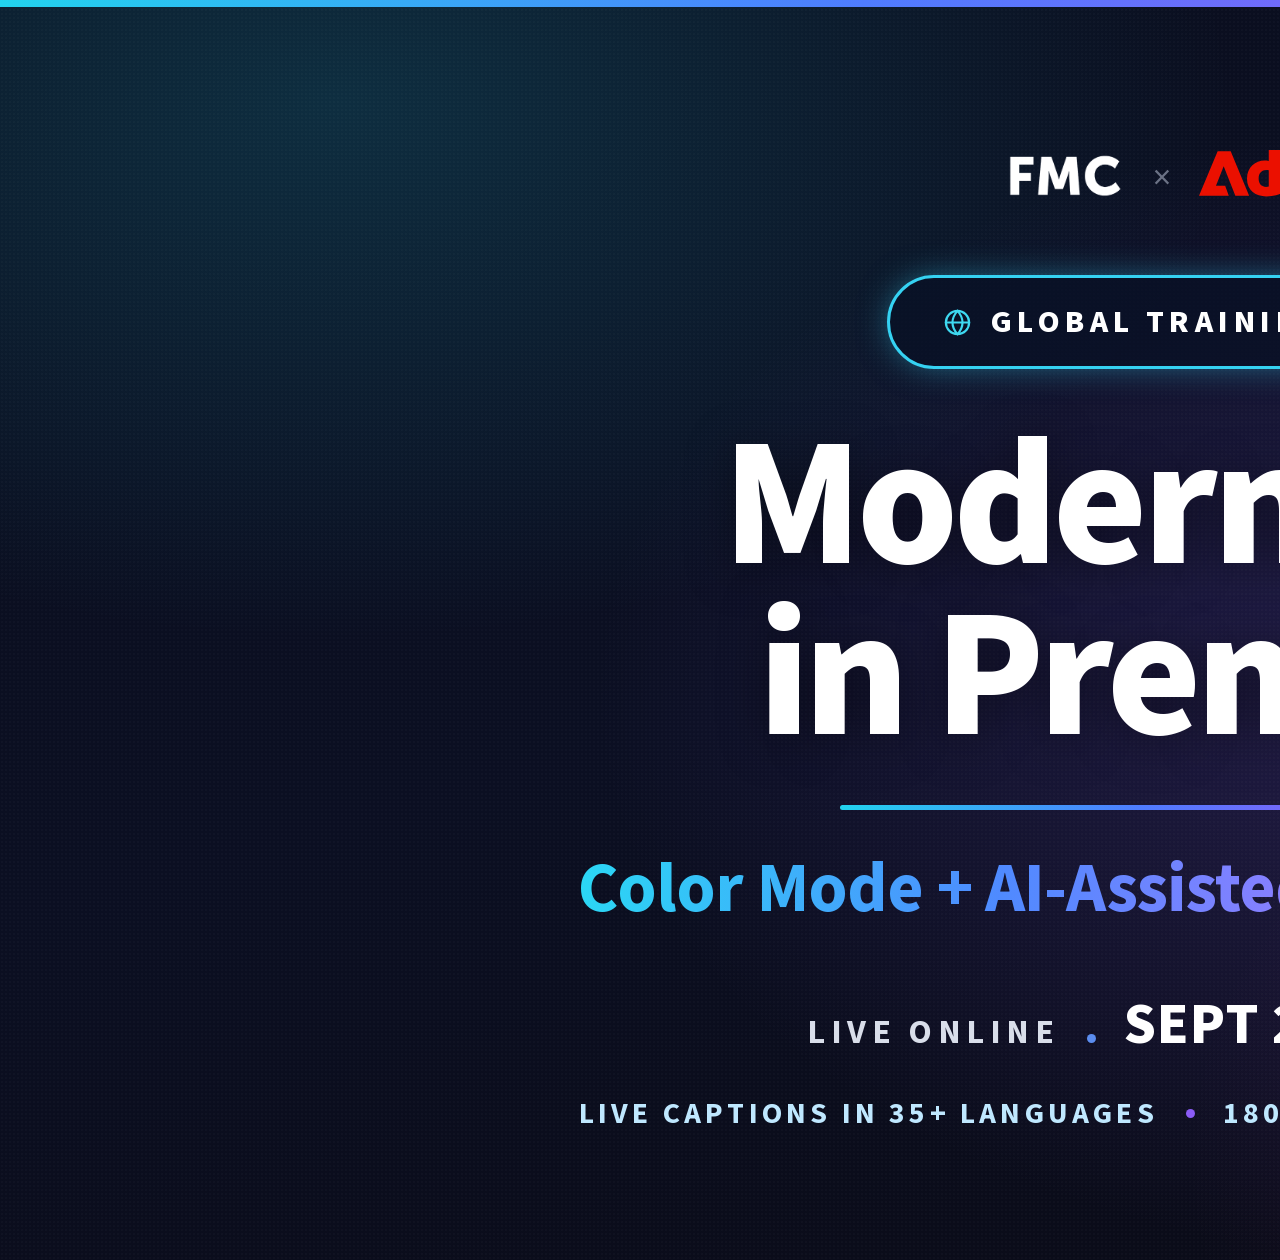
<file: _og.html>
<!doctype html><html><head><meta charset="utf-8">
<style>
@font-face{font-family:'Source Sans 3';font-style:normal;font-weight:200 900;font-display:block;
  src:url('assets/fonts/source-sans-3.woff2') format('woff2')}
*{margin:0;padding:0;box-sizing:border-box}
html,body{width:2400px;height:1260px;overflow:hidden;background:#05070E}
.card{position:relative;width:2400px;height:1260px;overflow:hidden;background:
  radial-gradient(1500px 900px at 14% 8%,rgba(34,211,238,.16),transparent 60%),
  radial-gradient(1500px 950px at 88% 92%,rgba(227,79,203,.17),transparent 62%),
  radial-gradient(1400px 900px at 62% 55%,rgba(139,92,246,.20),transparent 64%),
  linear-gradient(165deg,#0A0E1E 0%,#0B0F22 48%,#0A0A14 100%)}
.grain{position:absolute;inset:0;opacity:.5;
  background-image:radial-gradient(rgba(255,255,255,.045) 1px,transparent 1px);
  background-size:4px 4px}
.topline{position:absolute;top:0;left:0;right:0;height:7px;
  background:linear-gradient(90deg,#22D3EE,#4F7CFF 36%,#8B5CF6 68%,#E34FCB)}
.frame{position:absolute;inset:0;display:flex;flex-direction:column;align-items:center;
  justify-content:center;font-family:'Source Sans 3',sans-serif;text-align:center;padding:0 140px}
.lock{display:flex;align-items:center;gap:28px;margin-bottom:46px}
.lock img.fmc{height:60px;display:block}
.lock img.adobe{height:104px;display:block;position:relative;top:-4px}
.lock .x{font-size:36px;color:#6b7285;font-weight:400}
.eb{display:inline-flex;align-items:center;gap:18px;padding:21px 52px;border-radius:100px;
  border:3px solid #35D2F2;background:rgba(8,16,36,.72);
  box-shadow:0 0 34px -6px rgba(53,210,242,.55);
  font-size:32px;font-weight:800;letter-spacing:.17em;color:#FFFFFF;text-transform:uppercase;white-space:nowrap}
.eb svg{width:31px;height:31px;flex:0 0 auto}
h1{margin-top:52px;font-weight:800;letter-spacing:-.028em;font-size:182px;line-height:.94;color:#fff;text-shadow:0 6px 50px rgba(0,0,0,.4)}
.rule{margin-top:42px;width:720px;height:5px;border-radius:5px;
  background:linear-gradient(90deg,#22D3EE,#4F7CFF 42%,#8B5CF6 76%,#E34FCB)}
.sub{margin-top:40px;font-weight:700;letter-spacing:-.012em;font-size:70px;line-height:1.14;
  background:linear-gradient(92deg,#2BD8F5 0%,#4F8AFF 34%,#9E7BFF 66%,#F27ADF 100%);
  -webkit-background-clip:text;background-clip:text;color:transparent}
.meta{margin-top:54px;display:flex;align-items:center;gap:28px;font-size:33px;font-weight:700;
  color:#D9DEEA;text-transform:uppercase;letter-spacing:.14em;white-space:nowrap}
.meta .dot{width:9px;height:9px;border-radius:50%;background:#5B8DEF;flex:0 0 auto}
.meta b{font-weight:800;color:#fff}
.meta .mlab{font-size:34px;letter-spacing:.16em;color:#D9DEEA}
.meta .mdate{font-size:58px;letter-spacing:.02em}
.meta{align-items:baseline}
.meta2{margin-top:26px;font-size:30px;color:#BFE8FF;font-weight:700;align-items:center}
.meta2 .dot{background:#8B5CF6}
</style></head><body>
<div class="card">
  <div class="grain"></div>
  <div class="topline"></div>
  <div class="frame">
    <div class="lock">
      <img class="fmc" src="assets/fmc-text-only.png">
      <span class="x">&times;</span>
      <img class="adobe" src="assets/adobe-logo.svg">
    </div>
    <div class="eb">
      <svg viewBox="0 0 24 24" fill="none" stroke="#3ED8F0" stroke-width="1.7" stroke-linecap="round"><circle cx="12" cy="12" r="9"/><path d="M3 12h18M12 3c2.6 2.9 3.9 6 3.9 9s-1.3 6.1-3.9 9c-2.6-2.9-3.9-6-3.9-9s1.3-6.1 3.9-9z"/></svg>
      Global Training Event
    </div>
    <h1>Modern Post<br>in Premiere</h1>
    <div class="rule"></div>
    <div class="sub">Color Mode + AI-Assisted Post-Production</div>
    <div class="meta"><span class="mlab">Live Online</span><span class="dot"></span><b class="mdate">Sept 29&ndash;30, 2026</b></div>
    <div class="meta meta2"><span>Live Captions in 35+ Languages</span><span class="dot"></span><span>180-Day Recordings, Dubbed in 7</span></div>
  </div>
</div>
</body></html>
</file>
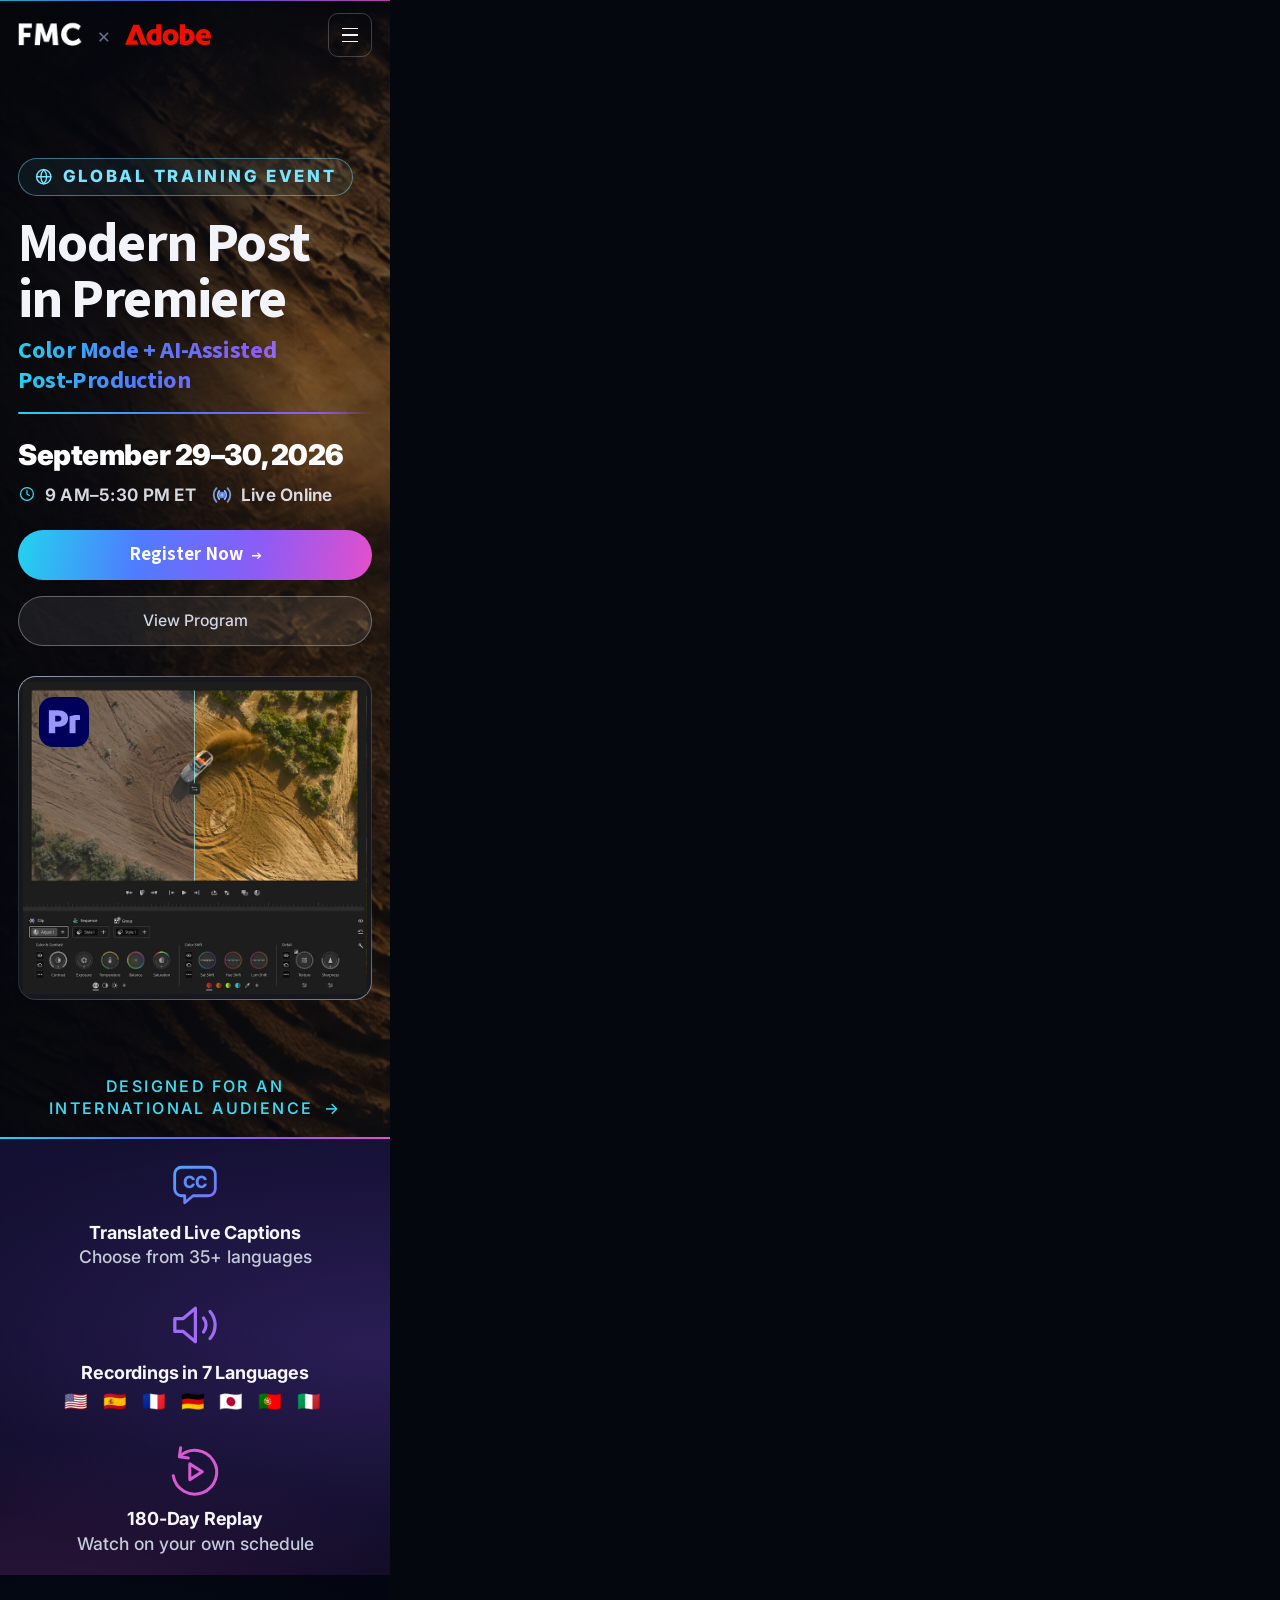
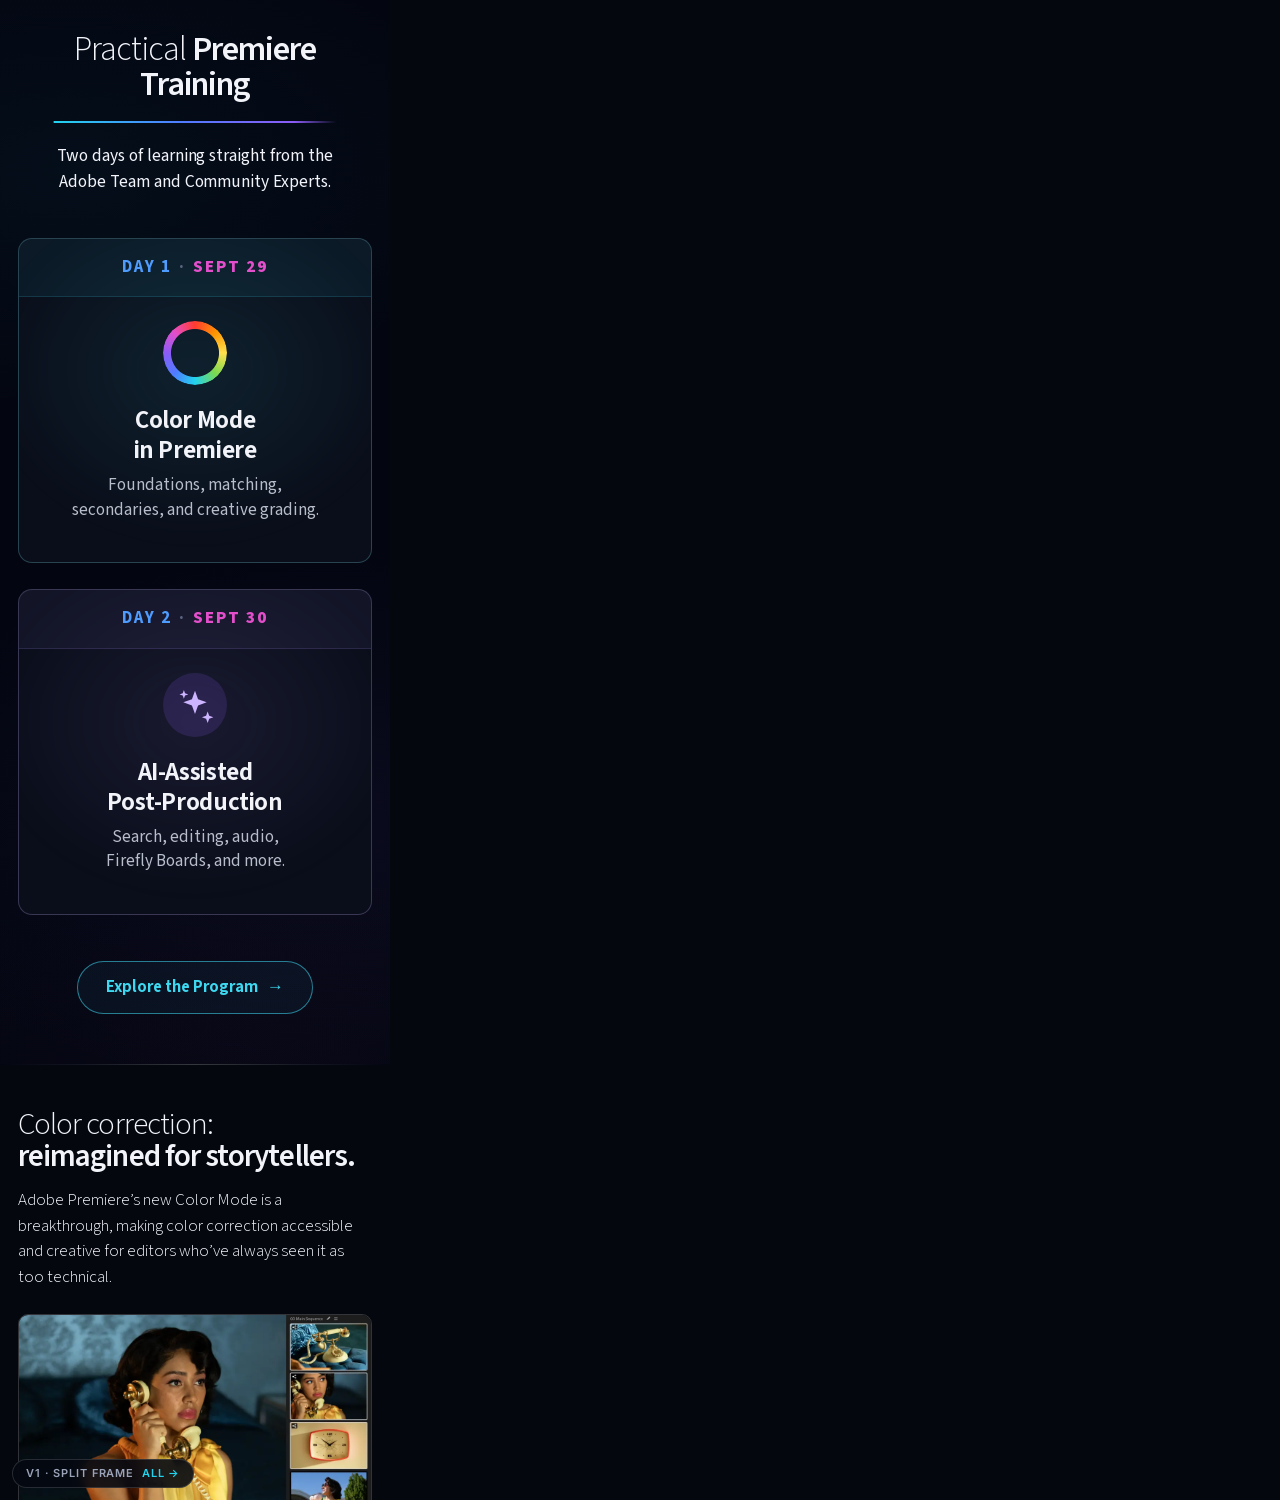
<file: _shot390.html>
<!doctype html><html><head><meta charset="utf-8"><style>
html,body{margin:0;padding:0;background:#05070E}
iframe{border:0;display:block;width:390px;height:3100px}
</style></head><body><iframe src="hero-lab.html"></iframe></body></html>
</file>
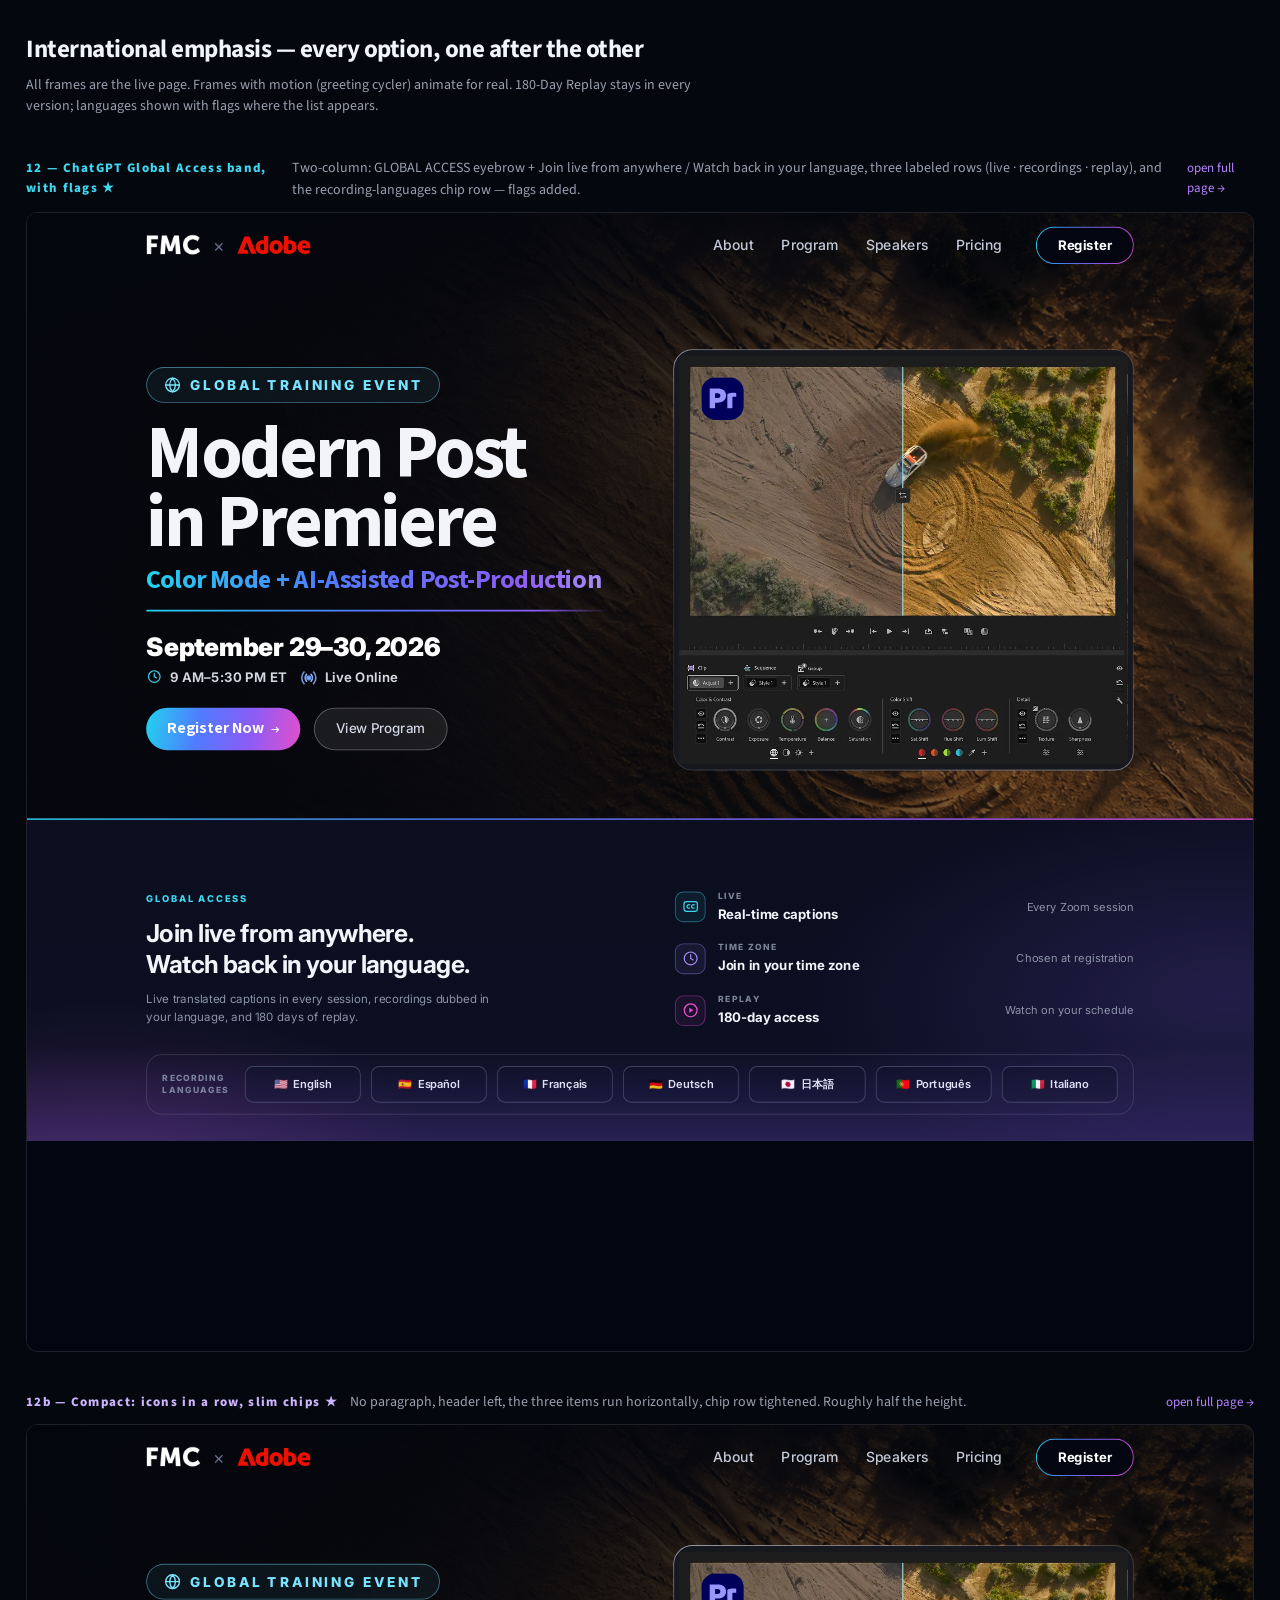
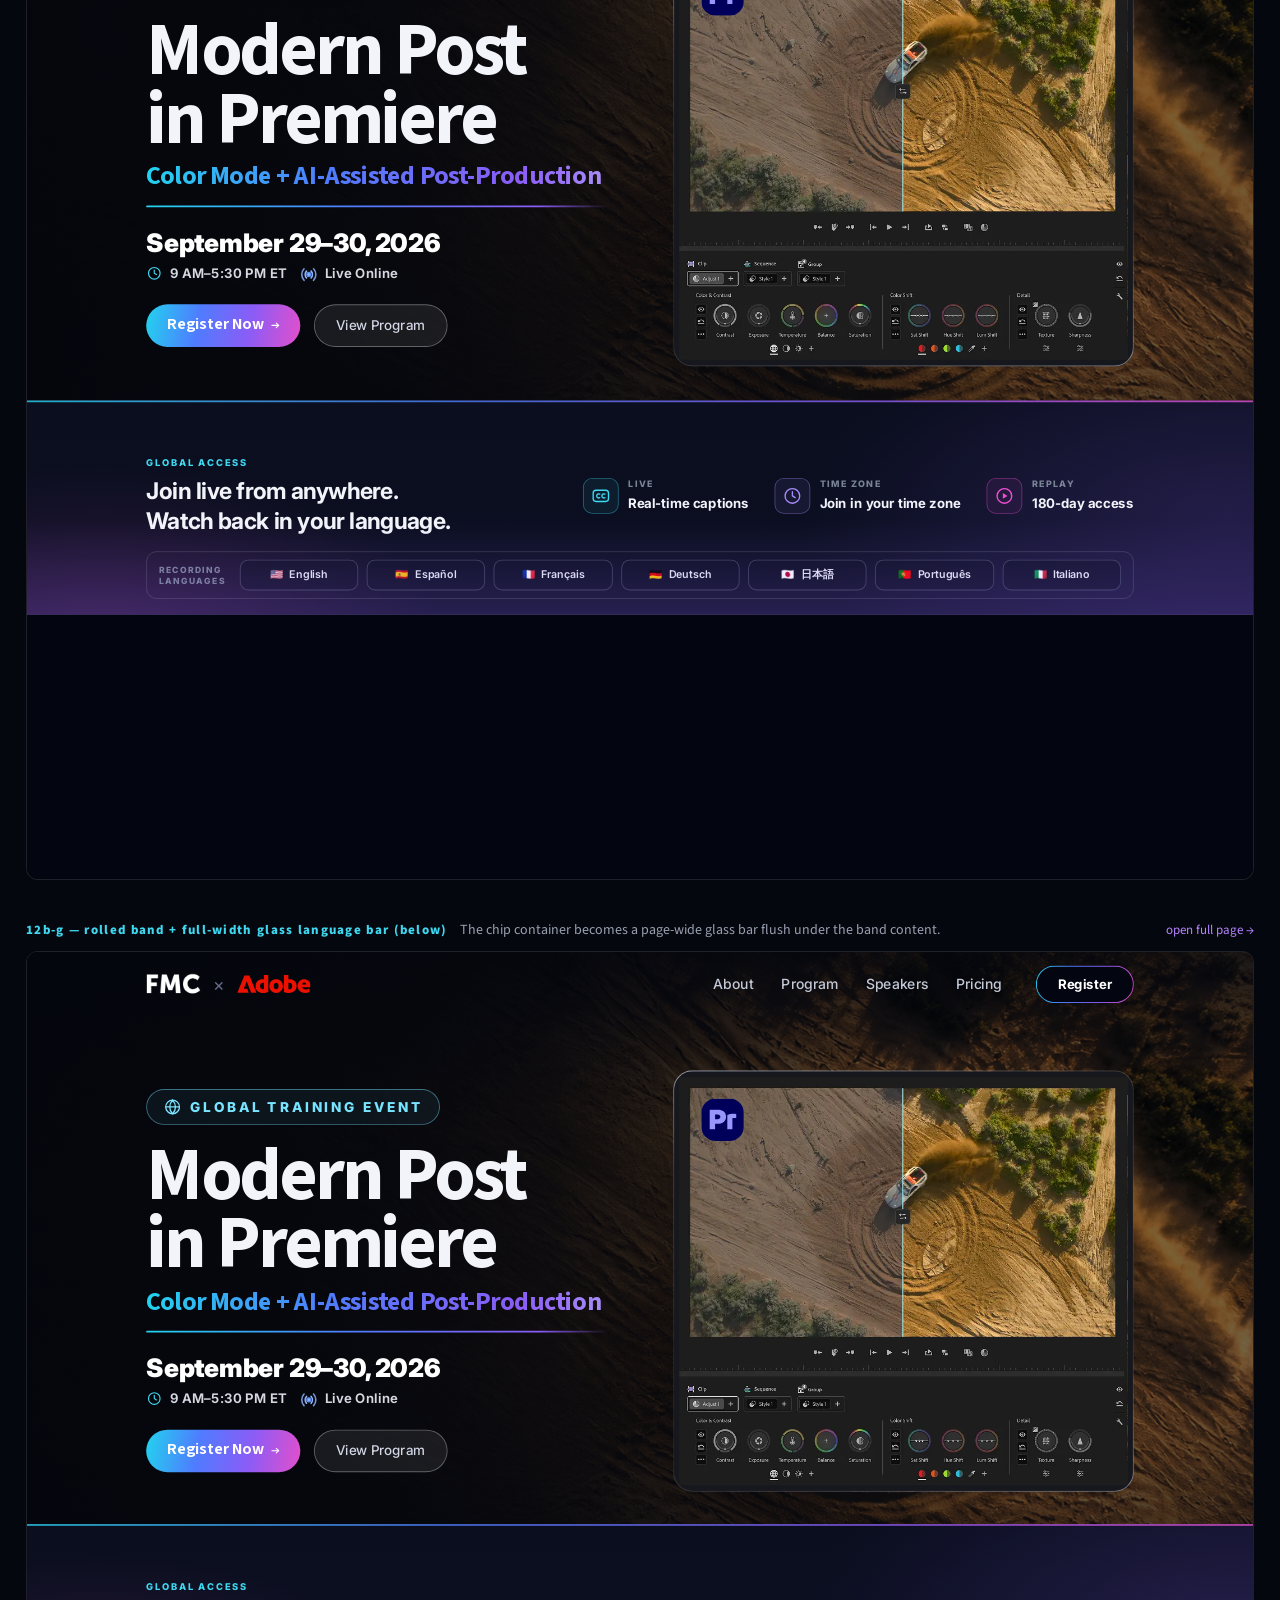
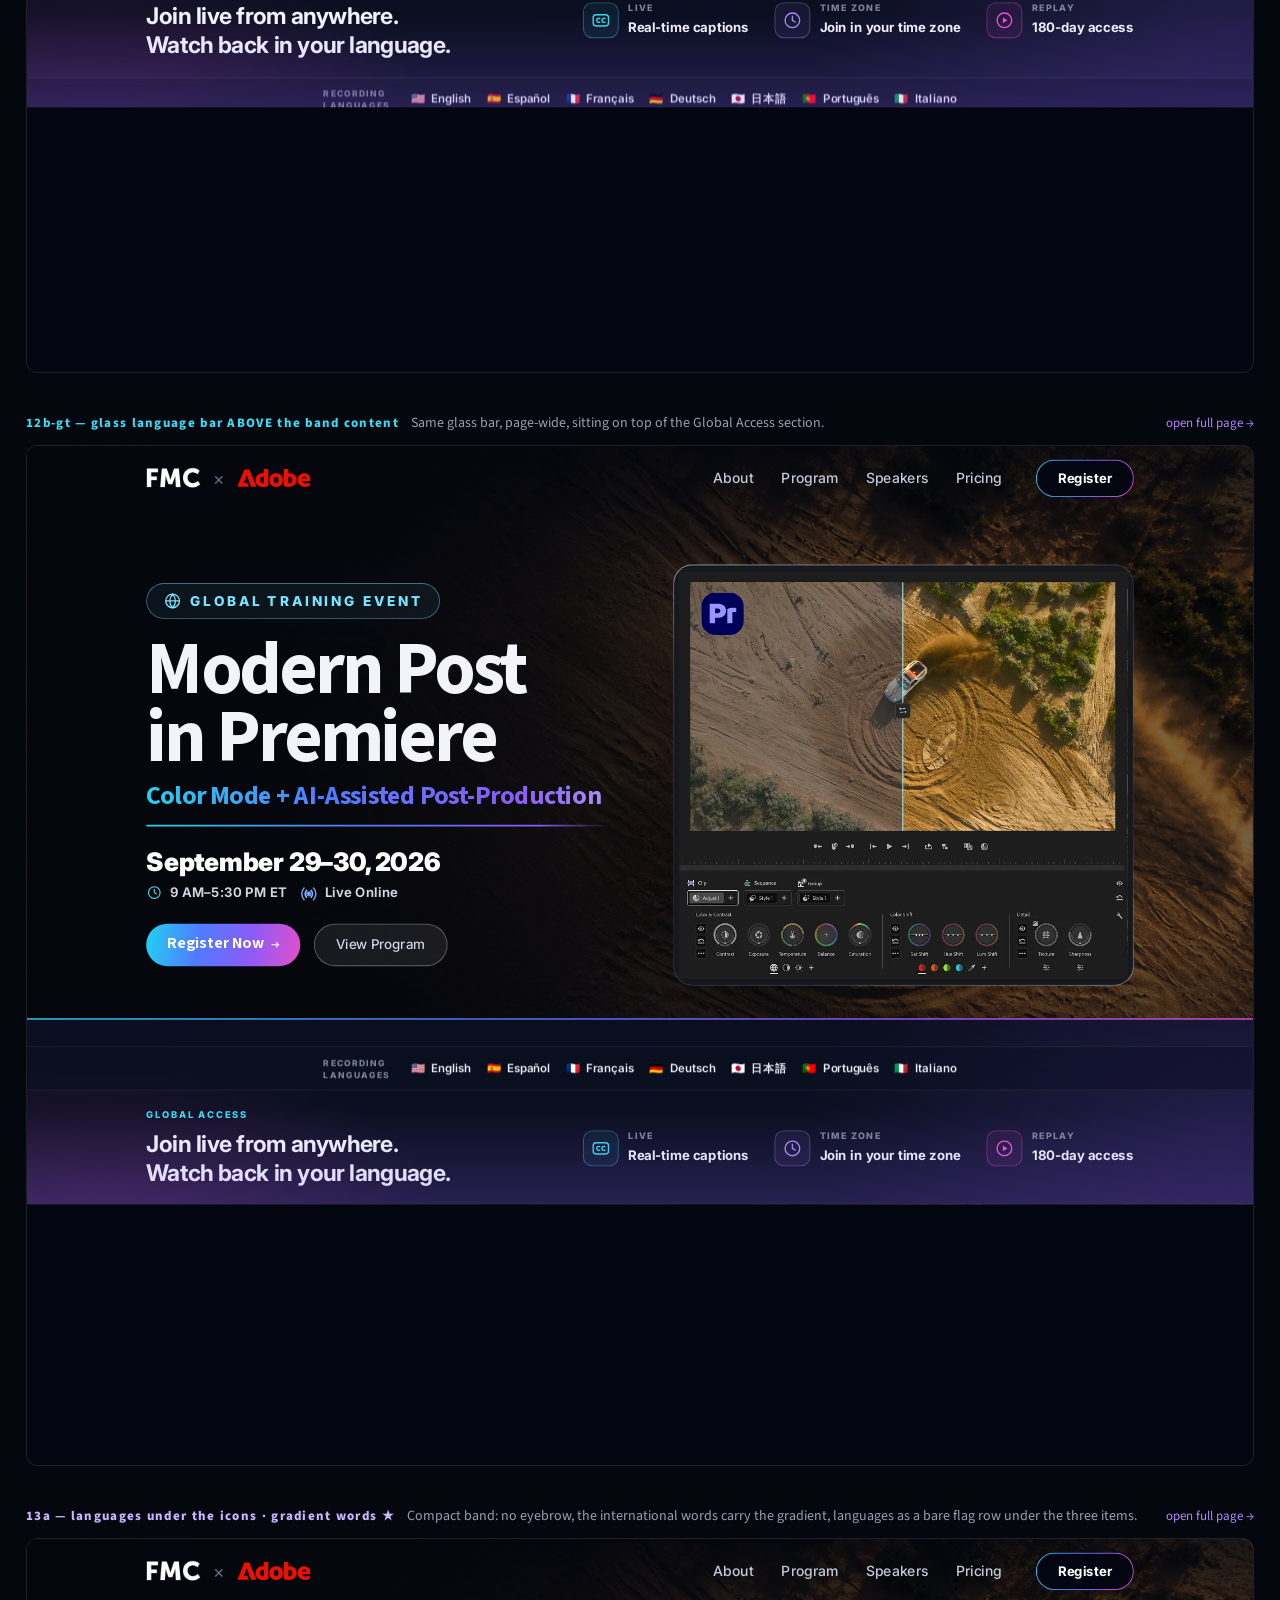
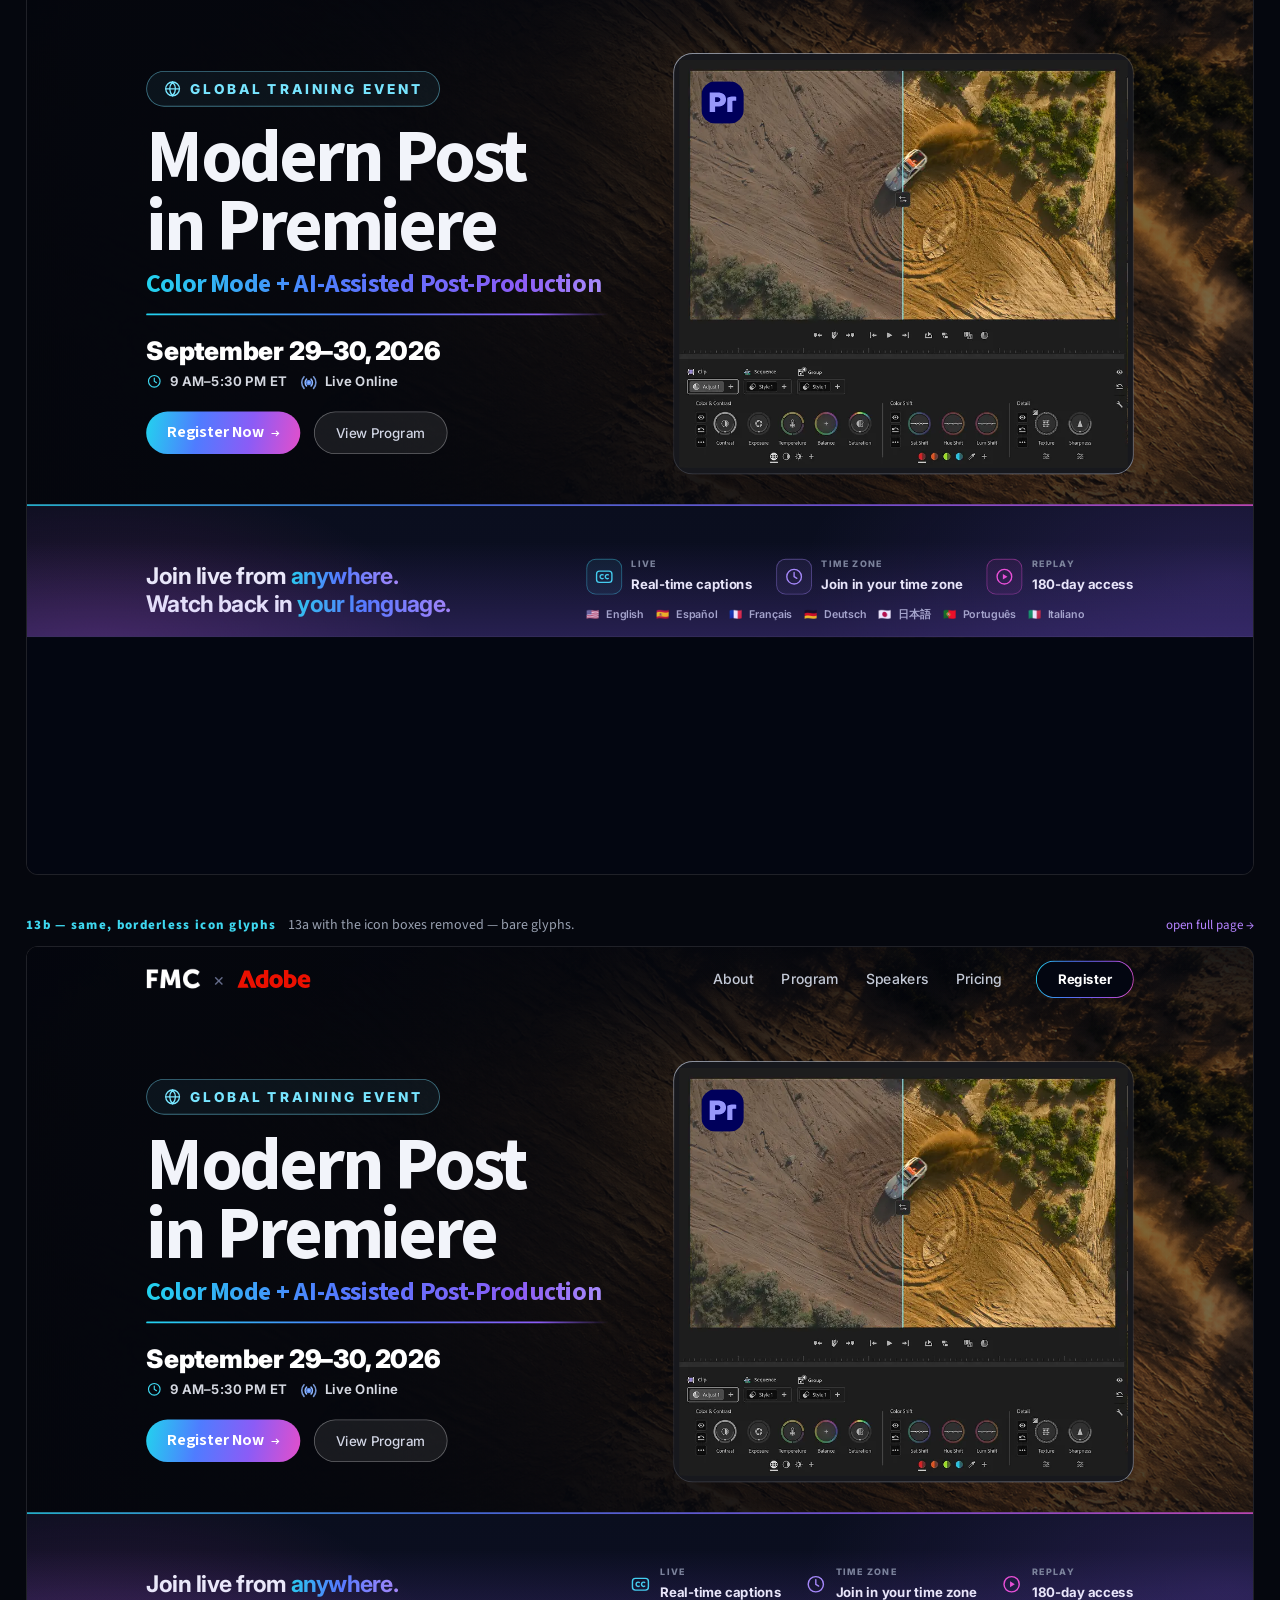
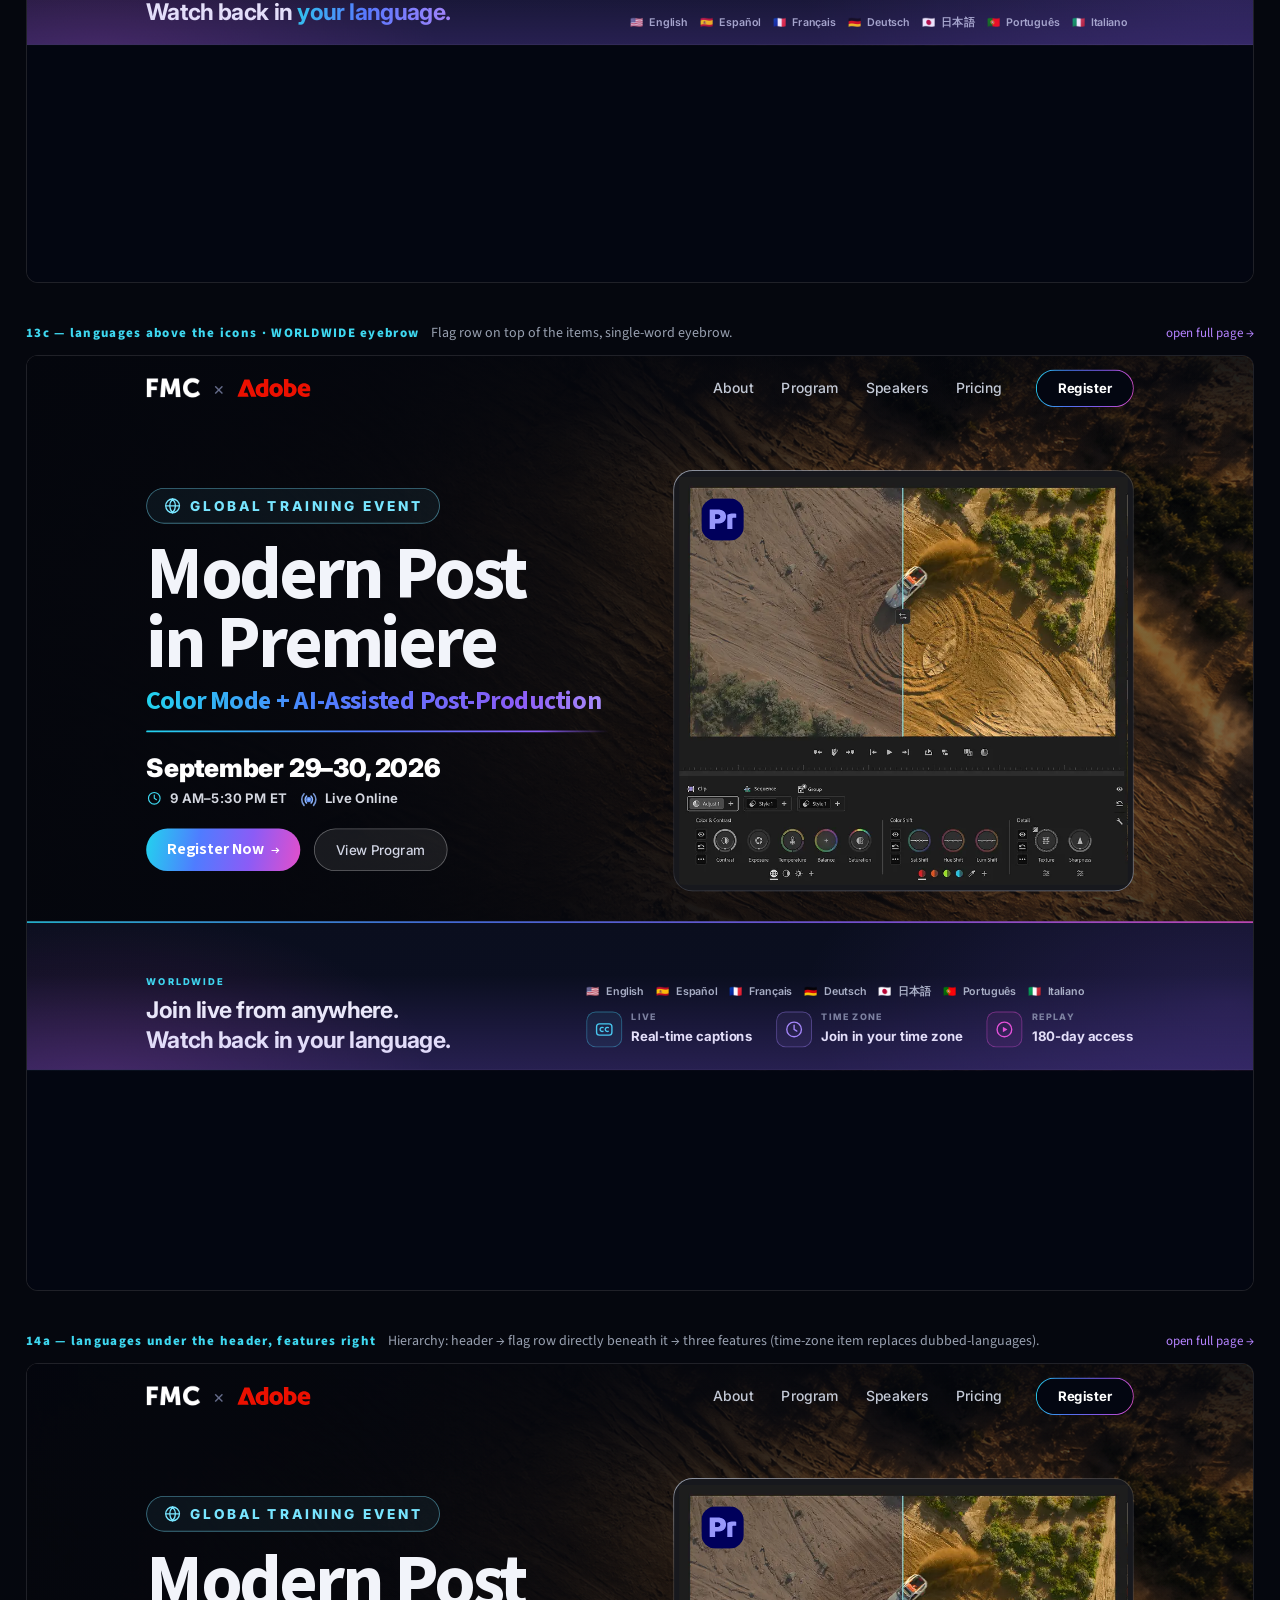
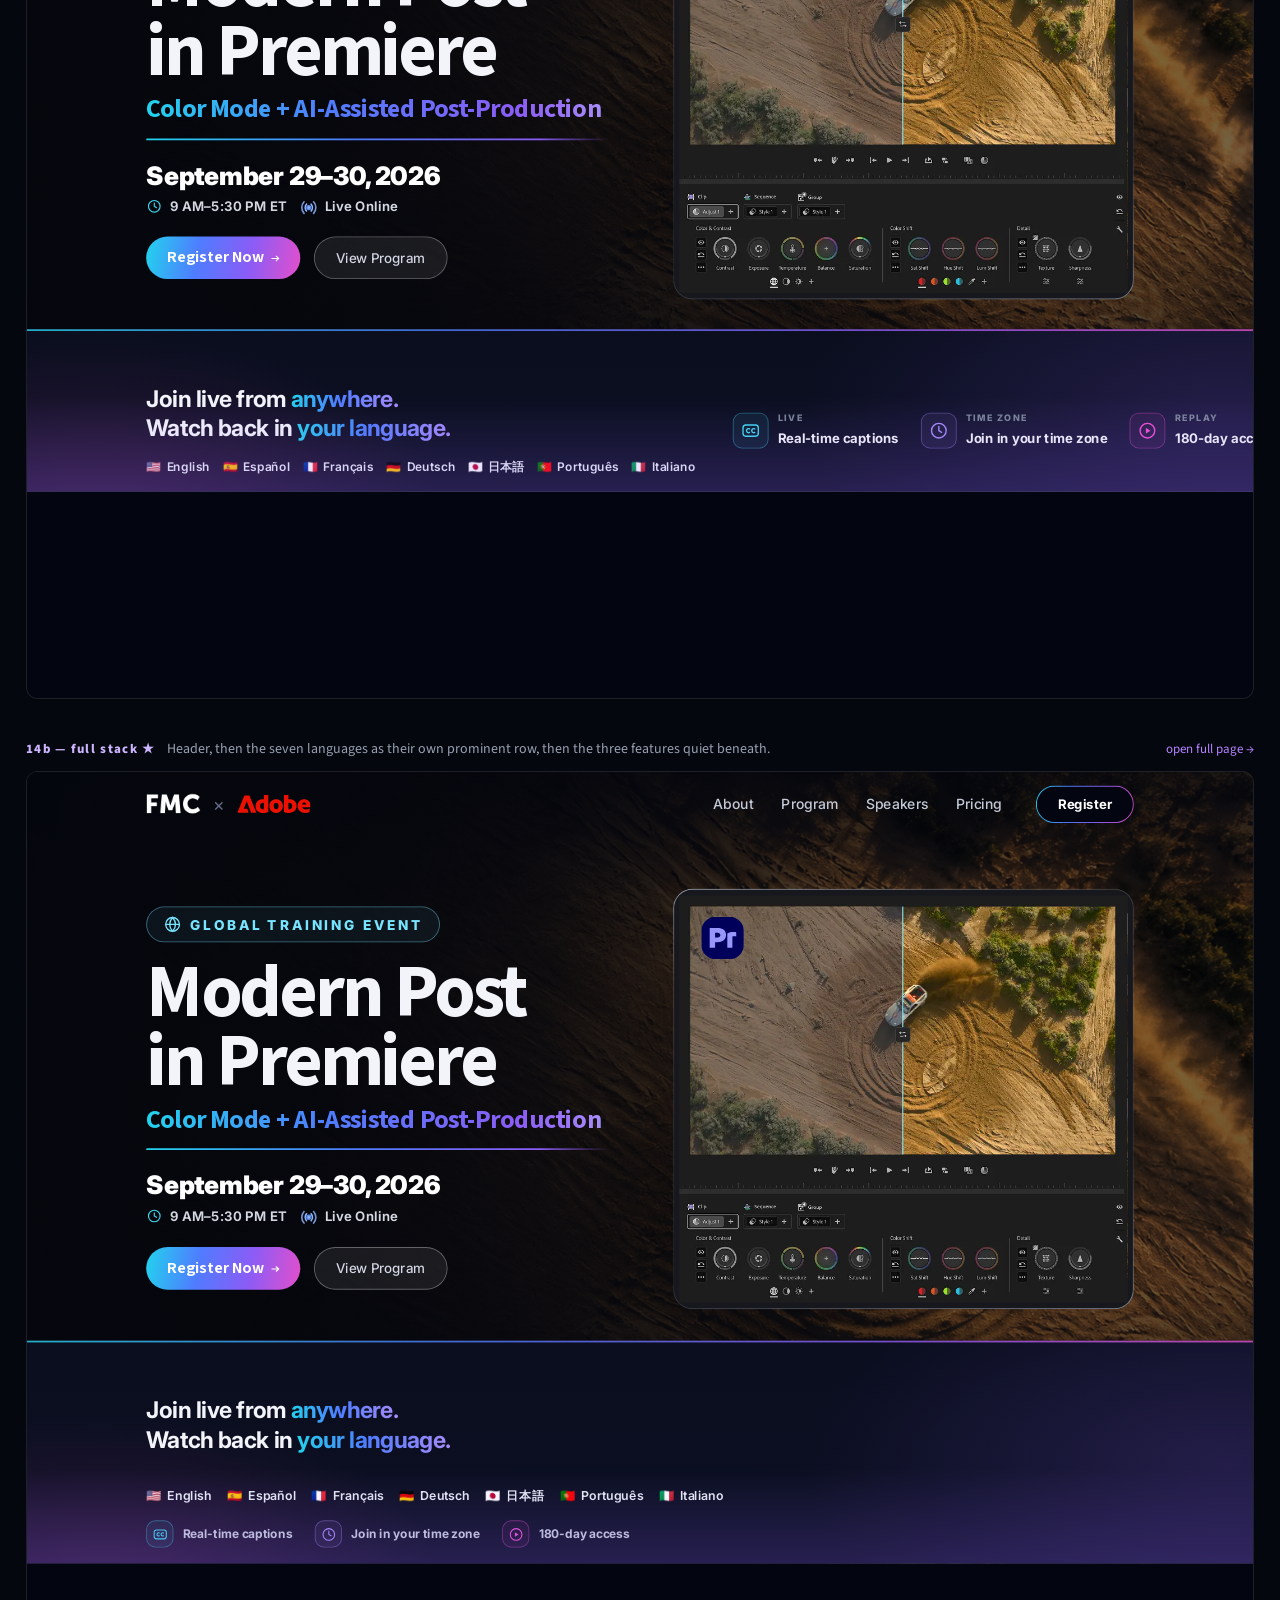
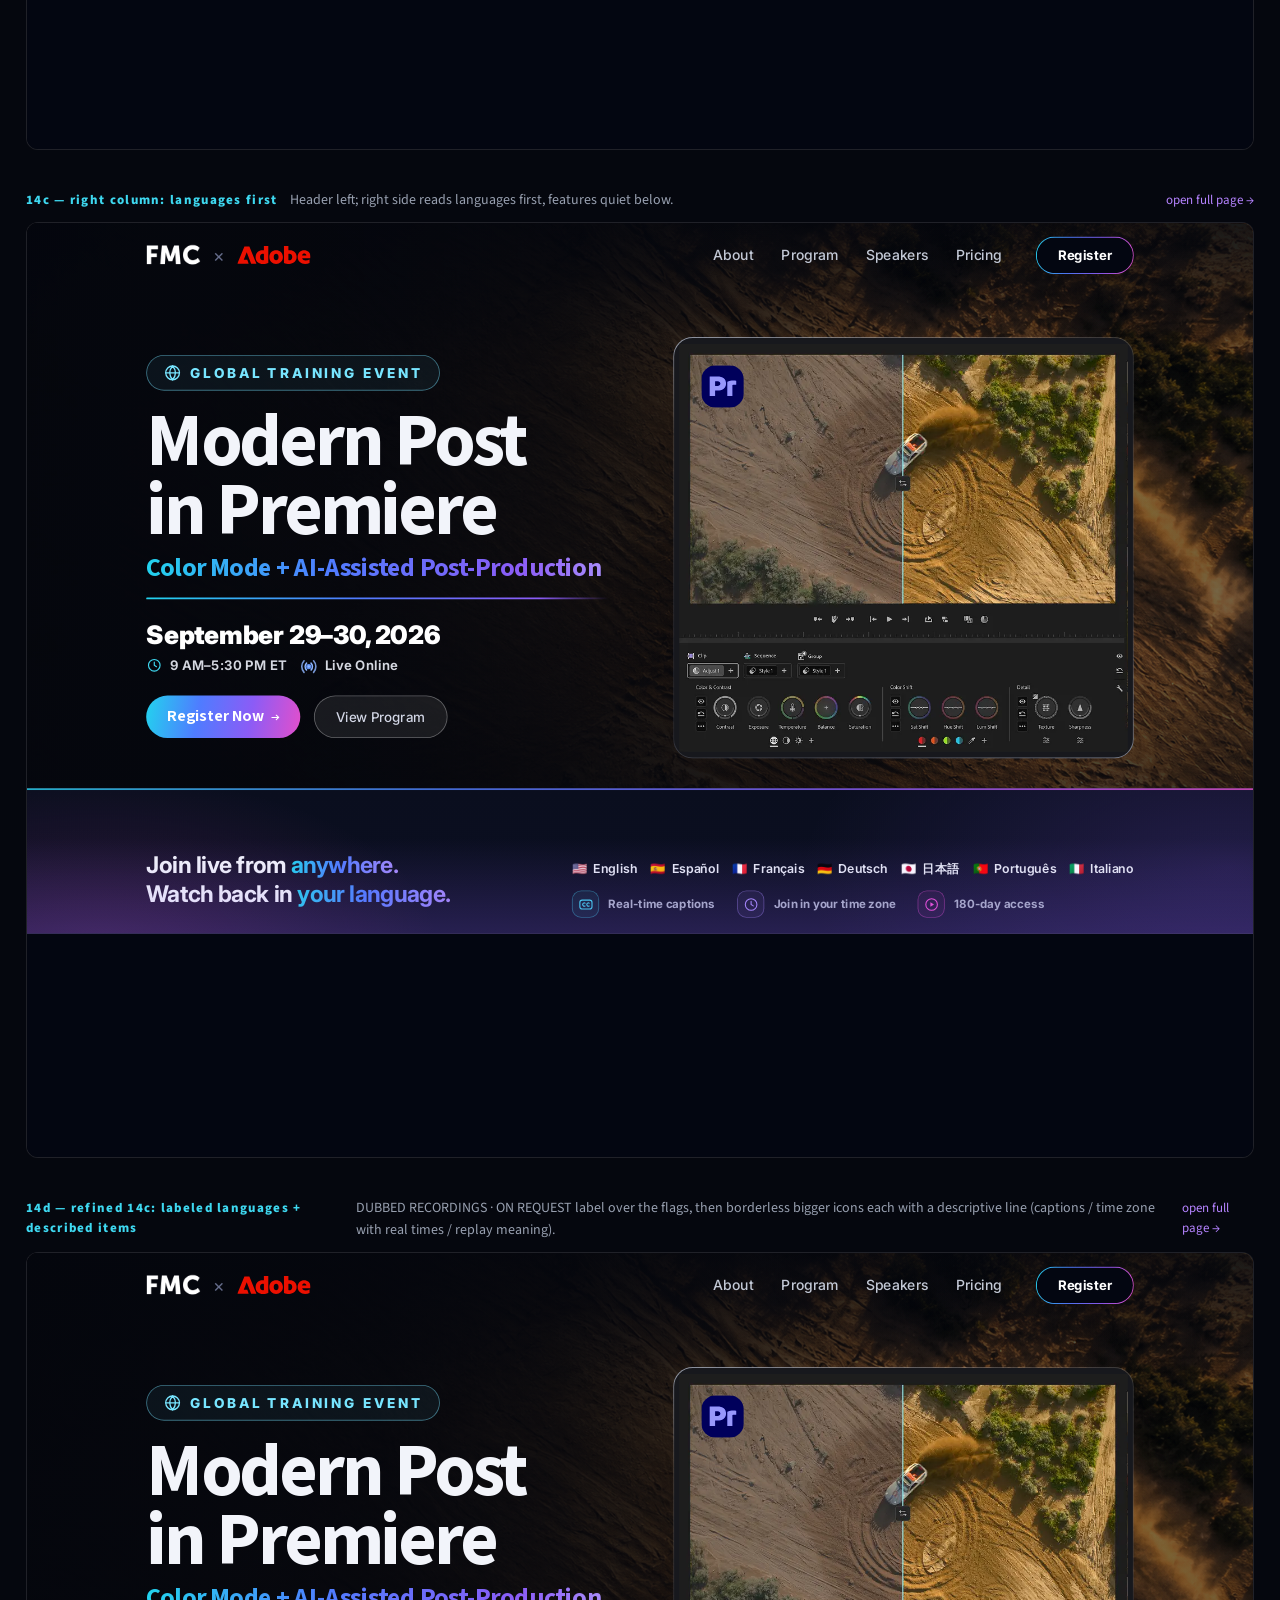
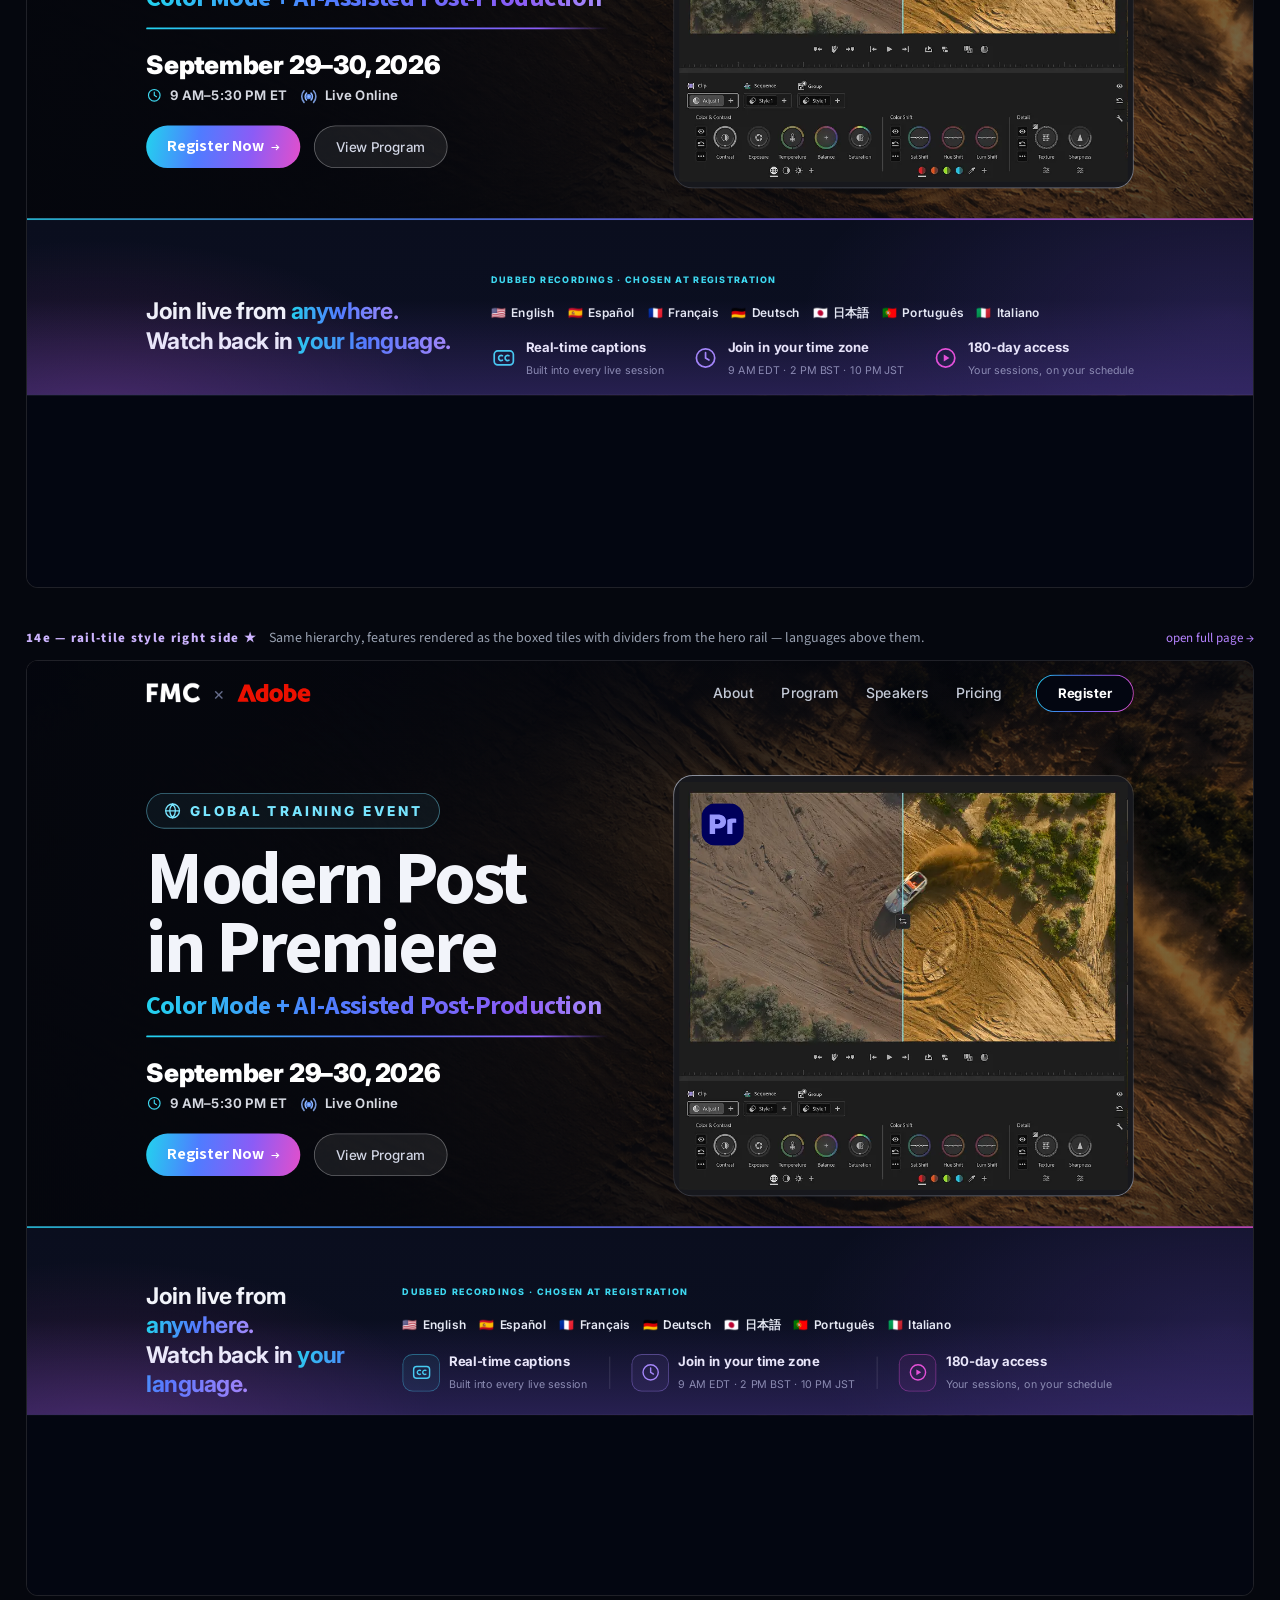
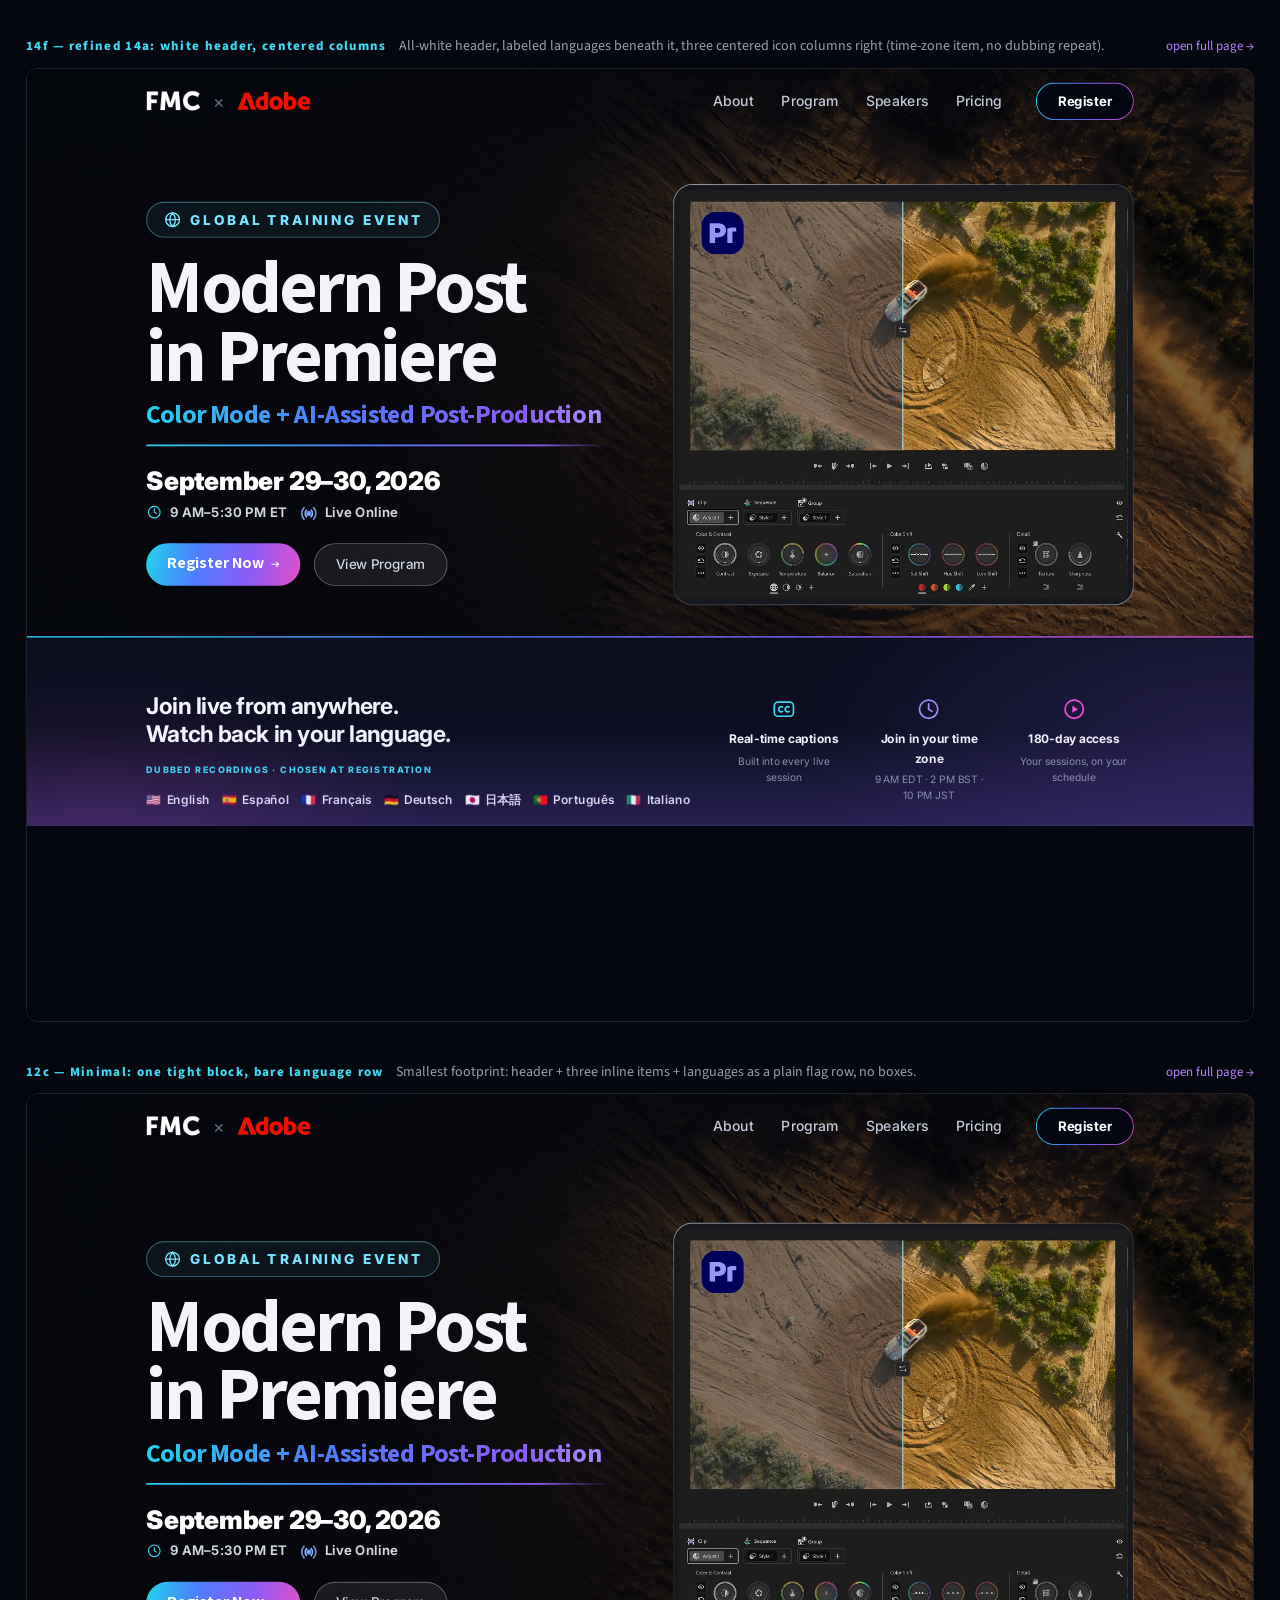
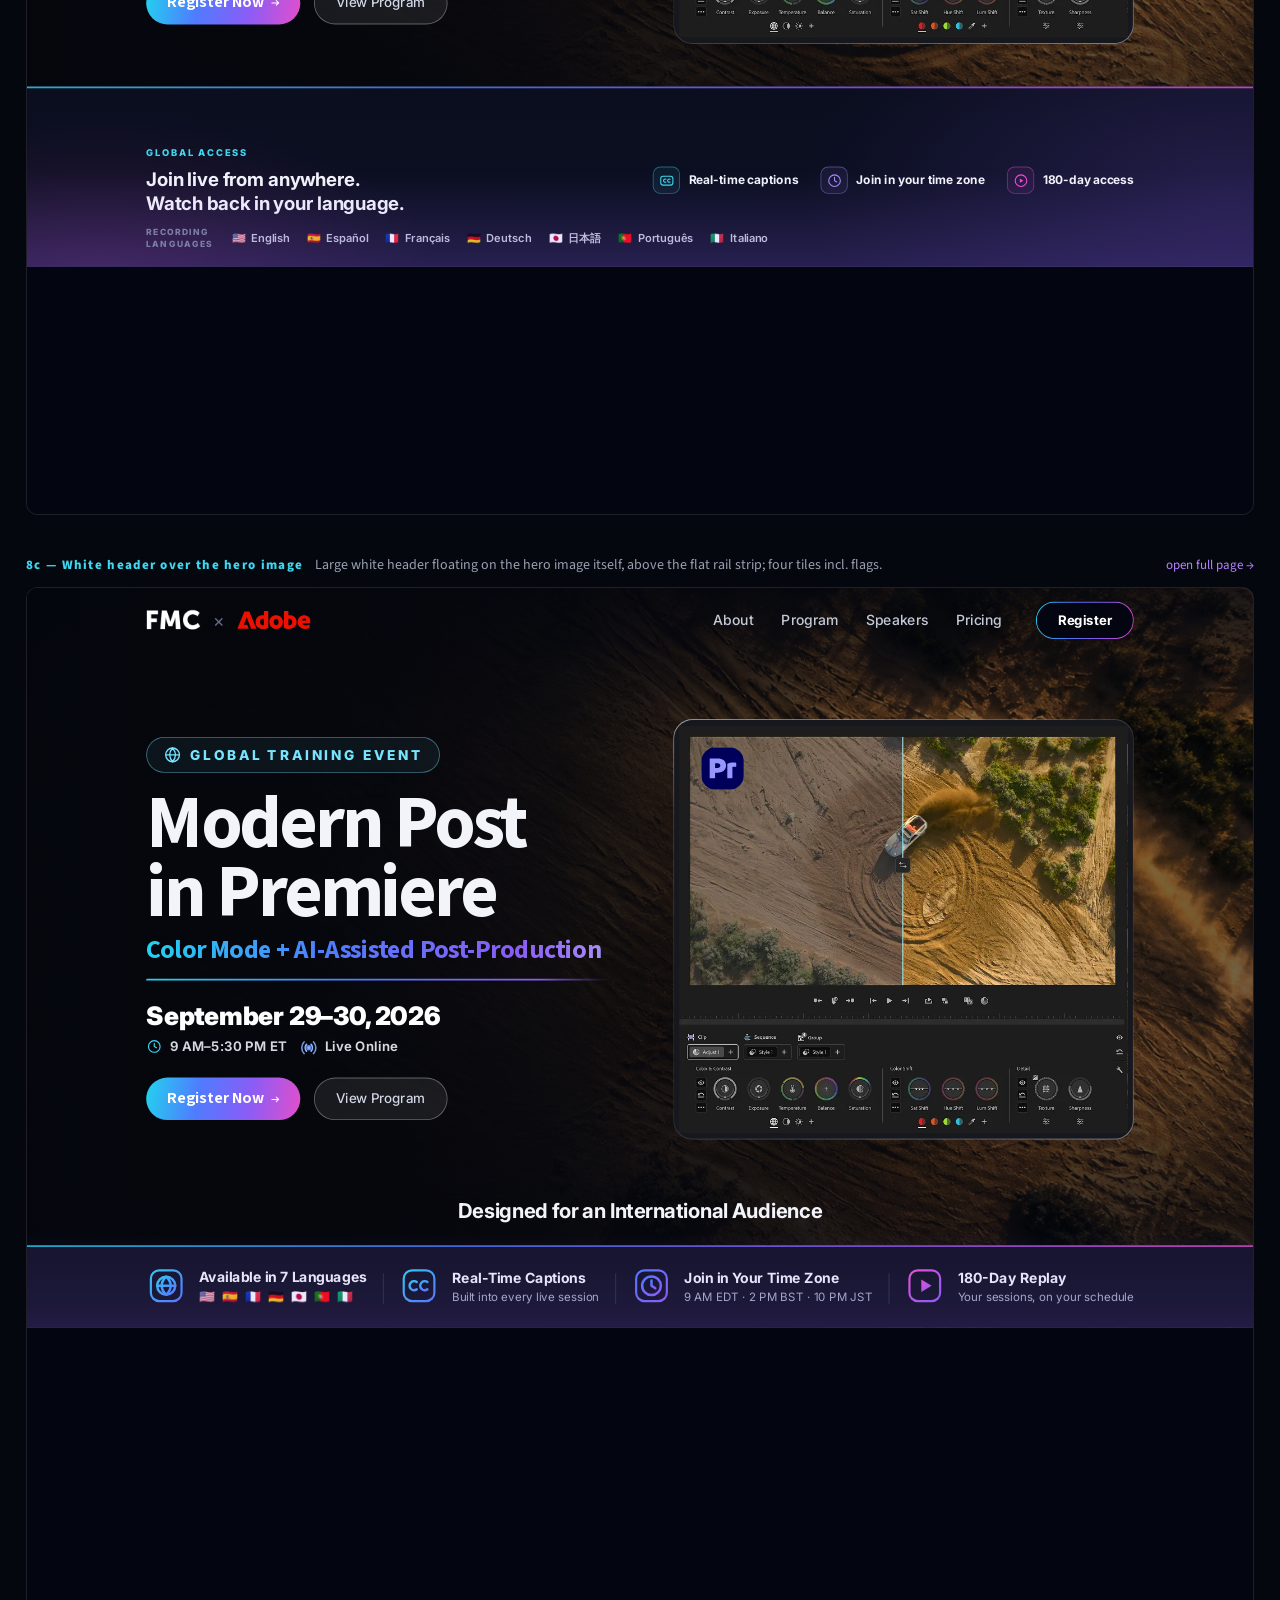
<file: intl-options.html>
<!DOCTYPE html><html lang="en"><head><meta charset="utf-8"><meta http-equiv="Cache-Control" content="no-store">
<title>International emphasis — all options</title>
<link rel="stylesheet" href="https://fonts.googleapis.com/css2?family=Source+Sans+3:wght@400;600;700;800&display=swap">
<style>
*{margin:0;padding:0;box-sizing:border-box}
body{background:#05070E;color:#F2F4FA;font:15px/1.55 "Source Sans 3",sans-serif;-webkit-font-smoothing:antialiased}
.wrap{max-width:1500px;margin:0 auto;padding:30px 26px 100px}
h1{font-size:25px;font-weight:700;letter-spacing:-.02em}
.sub{color:#98A0B0;font-size:14px;margin-top:6px;max-width:95ch}
.card{margin-top:40px}
.lab{display:flex;align-items:baseline;gap:12px;margin-bottom:10px}
.lab b{font-size:13px;font-weight:800;letter-spacing:.1em;color:#3ED8F0}
.lab.pick b{color:#CDB4FF}
.lab .d{font-size:14px;color:#98A0B0}
.lab a{margin-left:auto;font-size:13px;color:#B583FF;text-decoration:none}
.stage{position:relative;overflow:hidden;border:1px solid rgba(255,255,255,.11);border-radius:12px;background:#04060d}
.stage iframe{border:0;display:block;transform-origin:top left;pointer-events:none}
</style></head><body>
<div class="wrap">
<h1>International emphasis — every option, one after the other</h1>
<p class="sub">All frames are the live page. Frames with motion (greeting cycler) animate for real. 180-Day Replay stays in every version; languages shown with flags where the list appears.</p>
<div id="cards"></div>
</div>
<script>
var B="hero-lab.html?crop=1&pos=top&t=1&pr=0&bg=cine&ui=frame2&rail=3&eb=ww";
var F=[
 ["12 — ChatGPT Global Access band, with flags ★","Two-column: GLOBAL ACCESS eyebrow + Join live from anywhere / Watch back in your language, three labeled rows (live · recordings · replay), and the recording-languages chip row — flags added.",B+"&intl=5&spec=1",1340,0],
 ["12b — Compact: icons in a row, slim chips ★","No paragraph, header left, the three items run horizontally, chip row tightened. Roughly half the height.",B+"&intl=6&spec=1",1240,1],
 ["12b-g — rolled band + full-width glass language bar (below)","The chip container becomes a page-wide glass bar flush under the band content.",B+"&intl=6&spec=1&cbar=g",1200,0],
 ["12b-gt — glass language bar ABOVE the band content","Same glass bar, page-wide, sitting on top of the Global Access section.",B+"&intl=6&spec=1&cbar=gt",1200,0],
 ["13a — languages under the icons · gradient words ★","Compact band: no eyebrow, the international words carry the gradient, languages as a bare flag row under the three items.",B+"&intl=6&spec=1&lr=under&eb2=grad",1100,1],
 ["13b — same, borderless icon glyphs","13a with the icon boxes removed — bare glyphs.",B+"&intl=6&spec=1&lr=under&ni=1&eb2=grad",1100,0],
 ["13c — languages above the icons · WORLDWIDE eyebrow","Flag row on top of the items, single-word eyebrow.",B+"&intl=6&spec=1&lr=above&eb2=ww",1100,0],
 ["14a — languages under the header, features right","Hierarchy: header → flag row directly beneath it → three features (time-zone item replaces dubbed-languages).",B+"&intl=6&spec=1&hier=1",1100,0],
 ["14b — full stack ★","Header, then the seven languages as their own prominent row, then the three features quiet beneath.",B+"&intl=6&spec=1&hier=2",1150,1],
 ["14c — right column: languages first","Header left; right side reads languages first, features quiet below.",B+"&intl=6&spec=1&hier=3",1100,0],
 ["14d — refined 14c: labeled languages + described items","DUBBED RECORDINGS · ON REQUEST label over the flags, then borderless bigger icons each with a descriptive line (captions / time zone with real times / replay meaning).",B+"&intl=6&spec=1&hier=4",1100,0],
 ["14e — rail-tile style right side ★","Same hierarchy, features rendered as the boxed tiles with dividers from the hero rail — languages above them.",B+"&intl=6&spec=1&hier=5",1100,1],
 ["14f — refined 14a: white header, centered columns","All-white header, labeled languages beneath it, three centered icon columns right (time-zone item, no dubbing repeat).",B+"&intl=6&spec=1&hier=6",1120,0],
 ["12c — Minimal: one tight block, bare language row","Smallest footprint: header + three inline items + languages as a plain flag row, no boxes.",B+"&intl=7&spec=1",1200,0],
 ["8c — White header over the hero image","Large white header floating on the hero image itself, above the flat rail strip; four tiles incl. flags.",B+"&spec=1&ritem=lang&rail=&hdr=w&hpos=hero",1240,0],
 ["8d — White caps eyebrow over the hero image","Same, but eyebrow-style: smaller white caps with tracking.",B+"&spec=1&ritem=lang&rail=&hdr=wc&hpos=hero",1240,0],
 ["8e — Caps eyebrow + glass language bar","White caps eyebrow over the hero image; languages leave the rail and become a glass full-width bar between the header and the rail. Rail = Captions · Time Zone · Replay.",B+"&spec=1&rail=3&langs=4&hdr=wc&hpos=hero&intl=1",1280,0],
 ["10 — No pill: full-width banner at the band's base","White header, then the language strip as a full-bleed bar sitting flush at the very bottom of the rail — no padding below it.",B+"&intl=4&spec=1&langs=3",1300,0],
 ["11 — Opaque bar above the whole band","The language strip as a solid full-width bar sitting on top of the event-rail section, flush to its top edge.",B+"&intl=4&spec=1&langs=4",1300,0]
];
var W=1440;
var cards=document.getElementById("cards");
F.forEach(function(f){
  var c=document.createElement("div");c.className="card";
  c.innerHTML='<div class="lab'+(f[4]?' pick':'')+'"><b>'+f[0]+'</b><span class="d">'+f[1]+'</span>'+
    '<a href="'+f[2]+'" target="_blank">open full page &rarr;</a></div>'+
    '<div class="stage"><iframe src="'+f[2]+'" width="'+W+'" height="'+f[3]+'"></iframe></div>';
  cards.appendChild(c);
});
function scale(){
  document.querySelectorAll(".stage").forEach(function(el){
    var k=Math.min(1,el.clientWidth/W),f=el.querySelector("iframe");
    f.style.transform="scale("+k+")";el.style.height=(f.height*k)+"px";
  });
}
addEventListener("resize",scale);scale();
</script>
</body></html>
</file>
